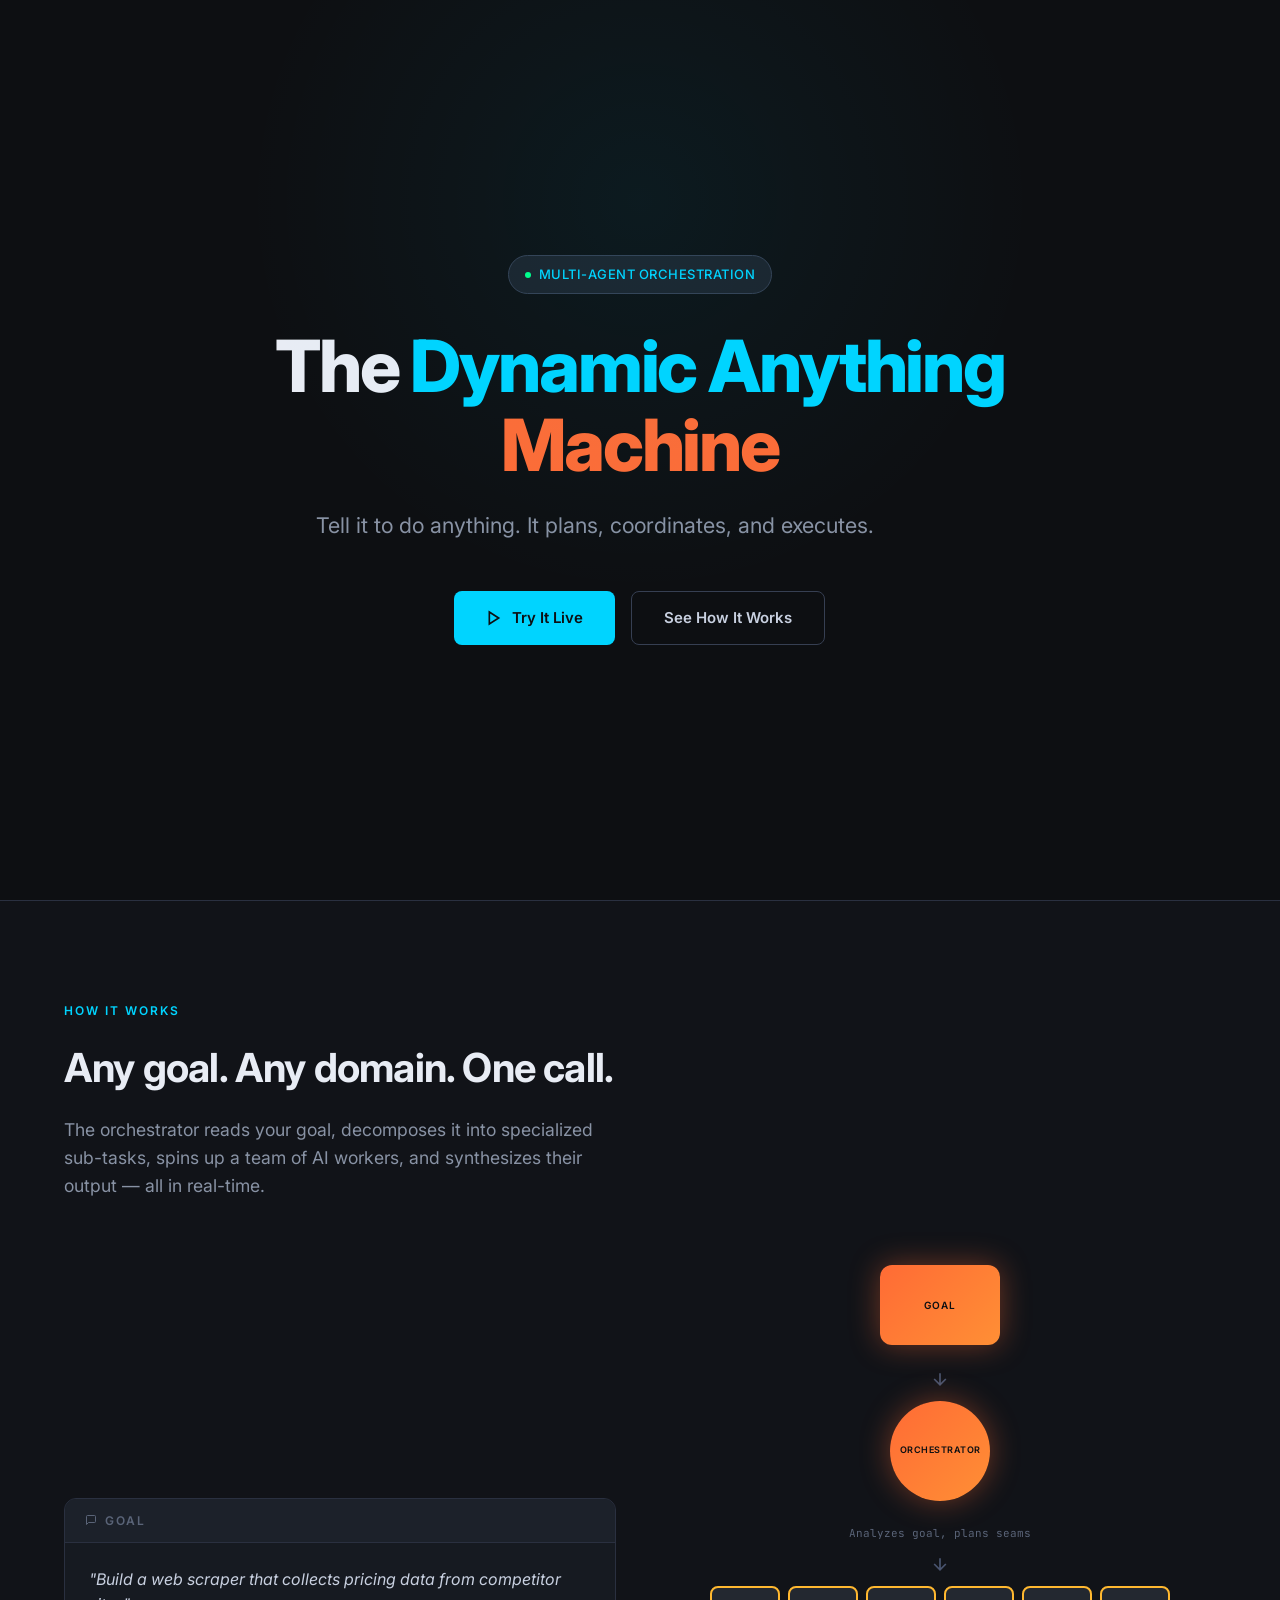
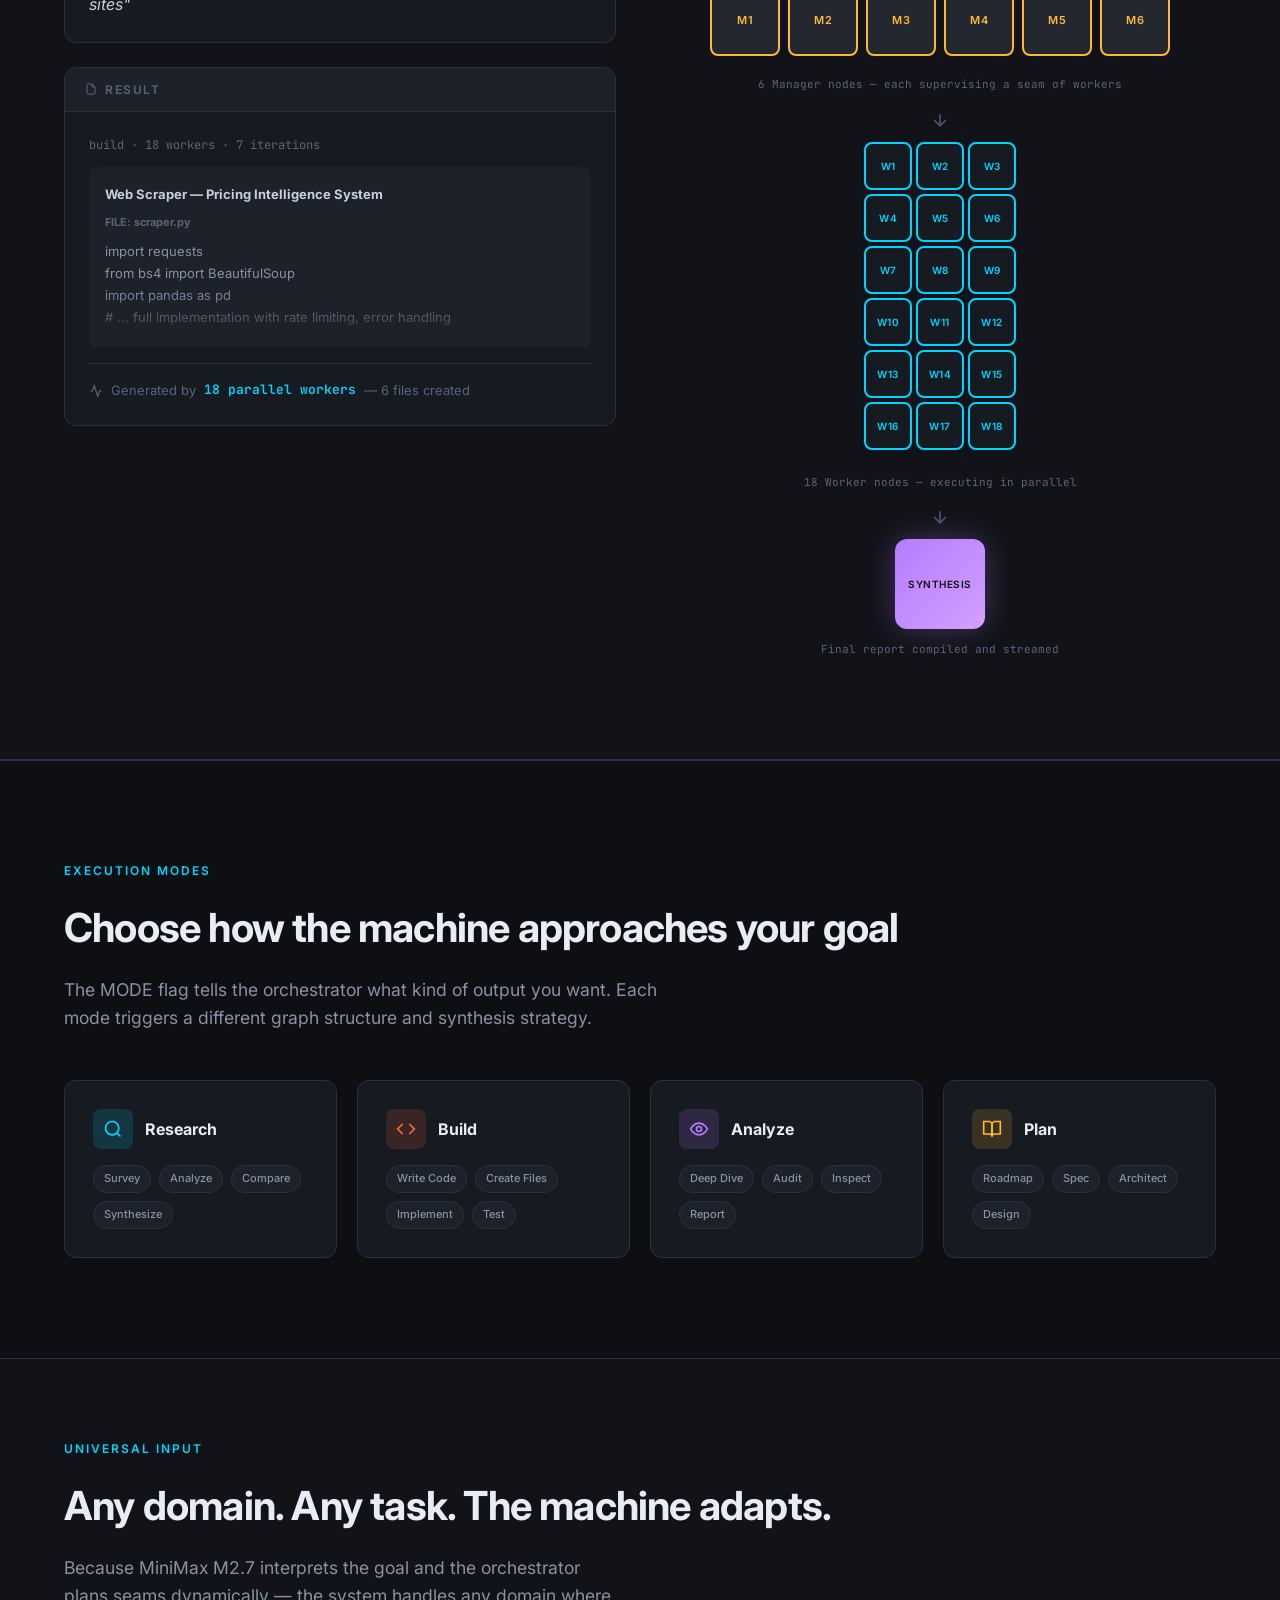
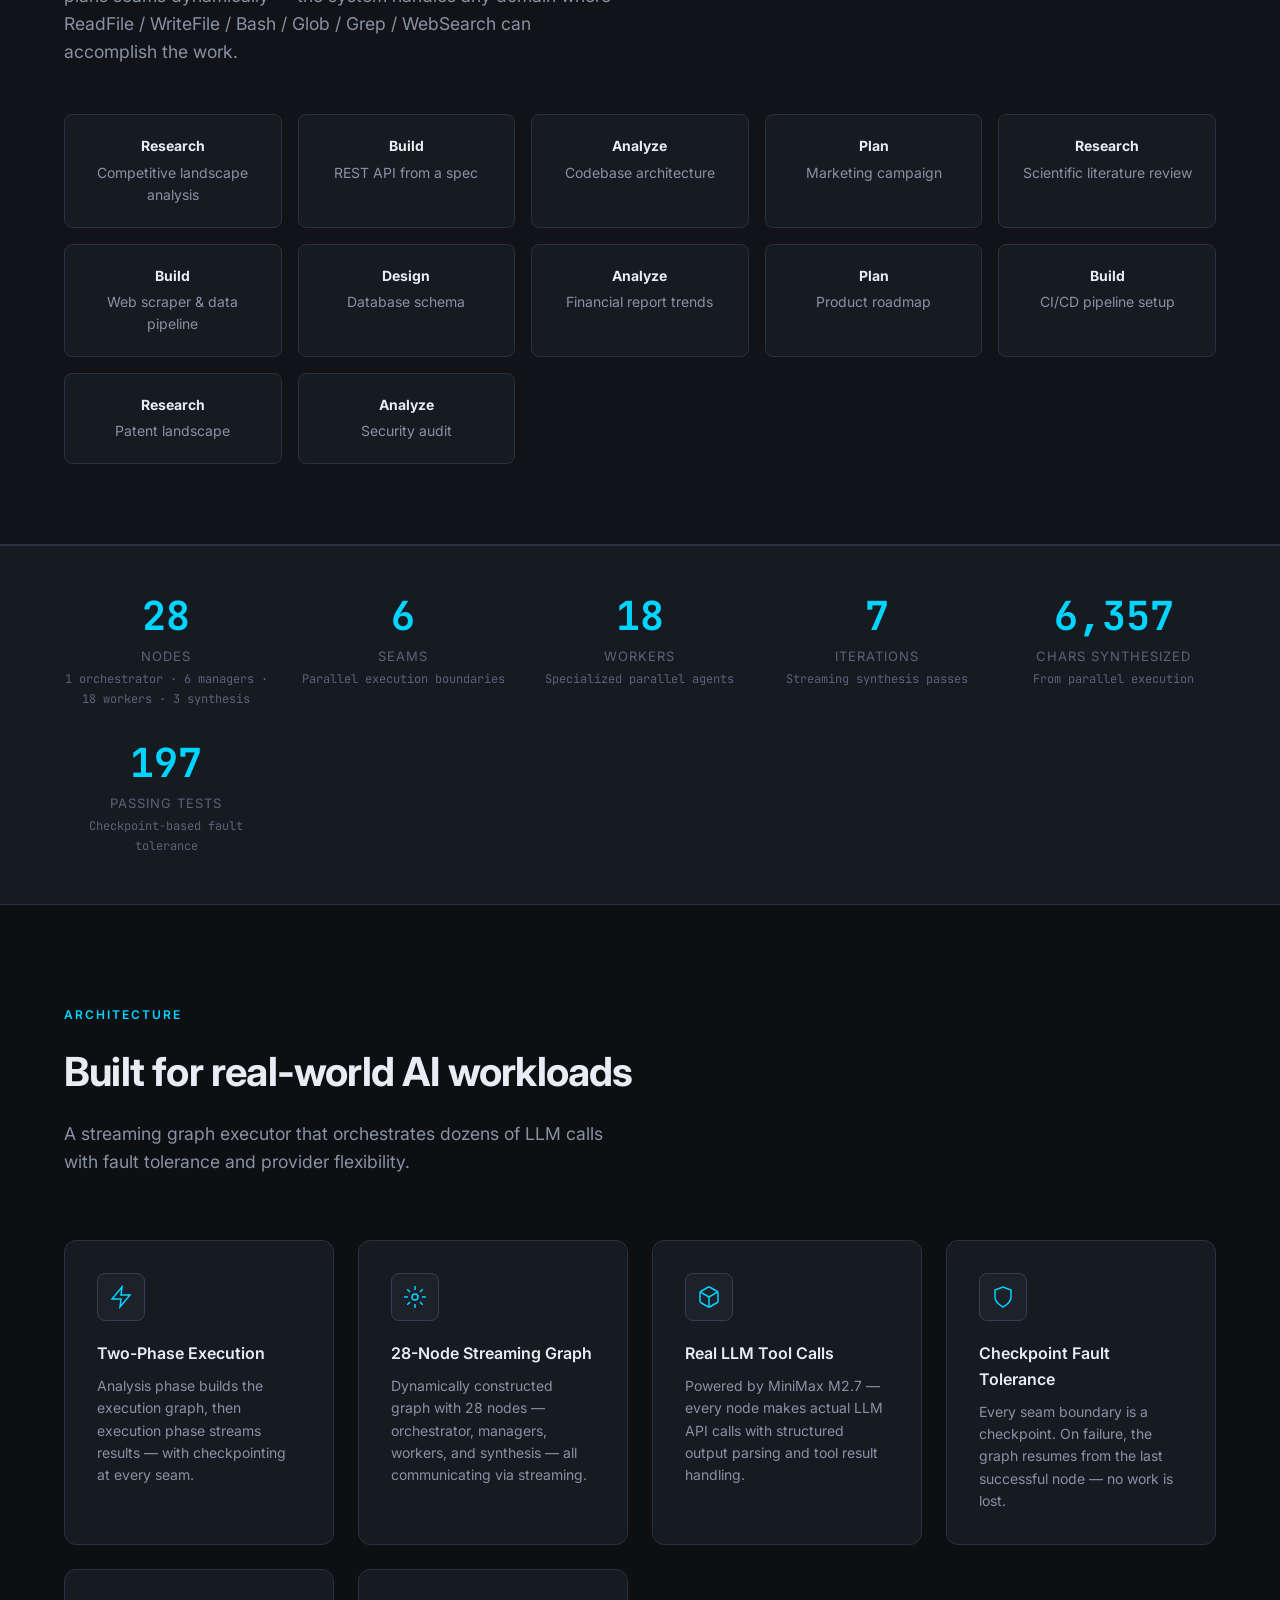
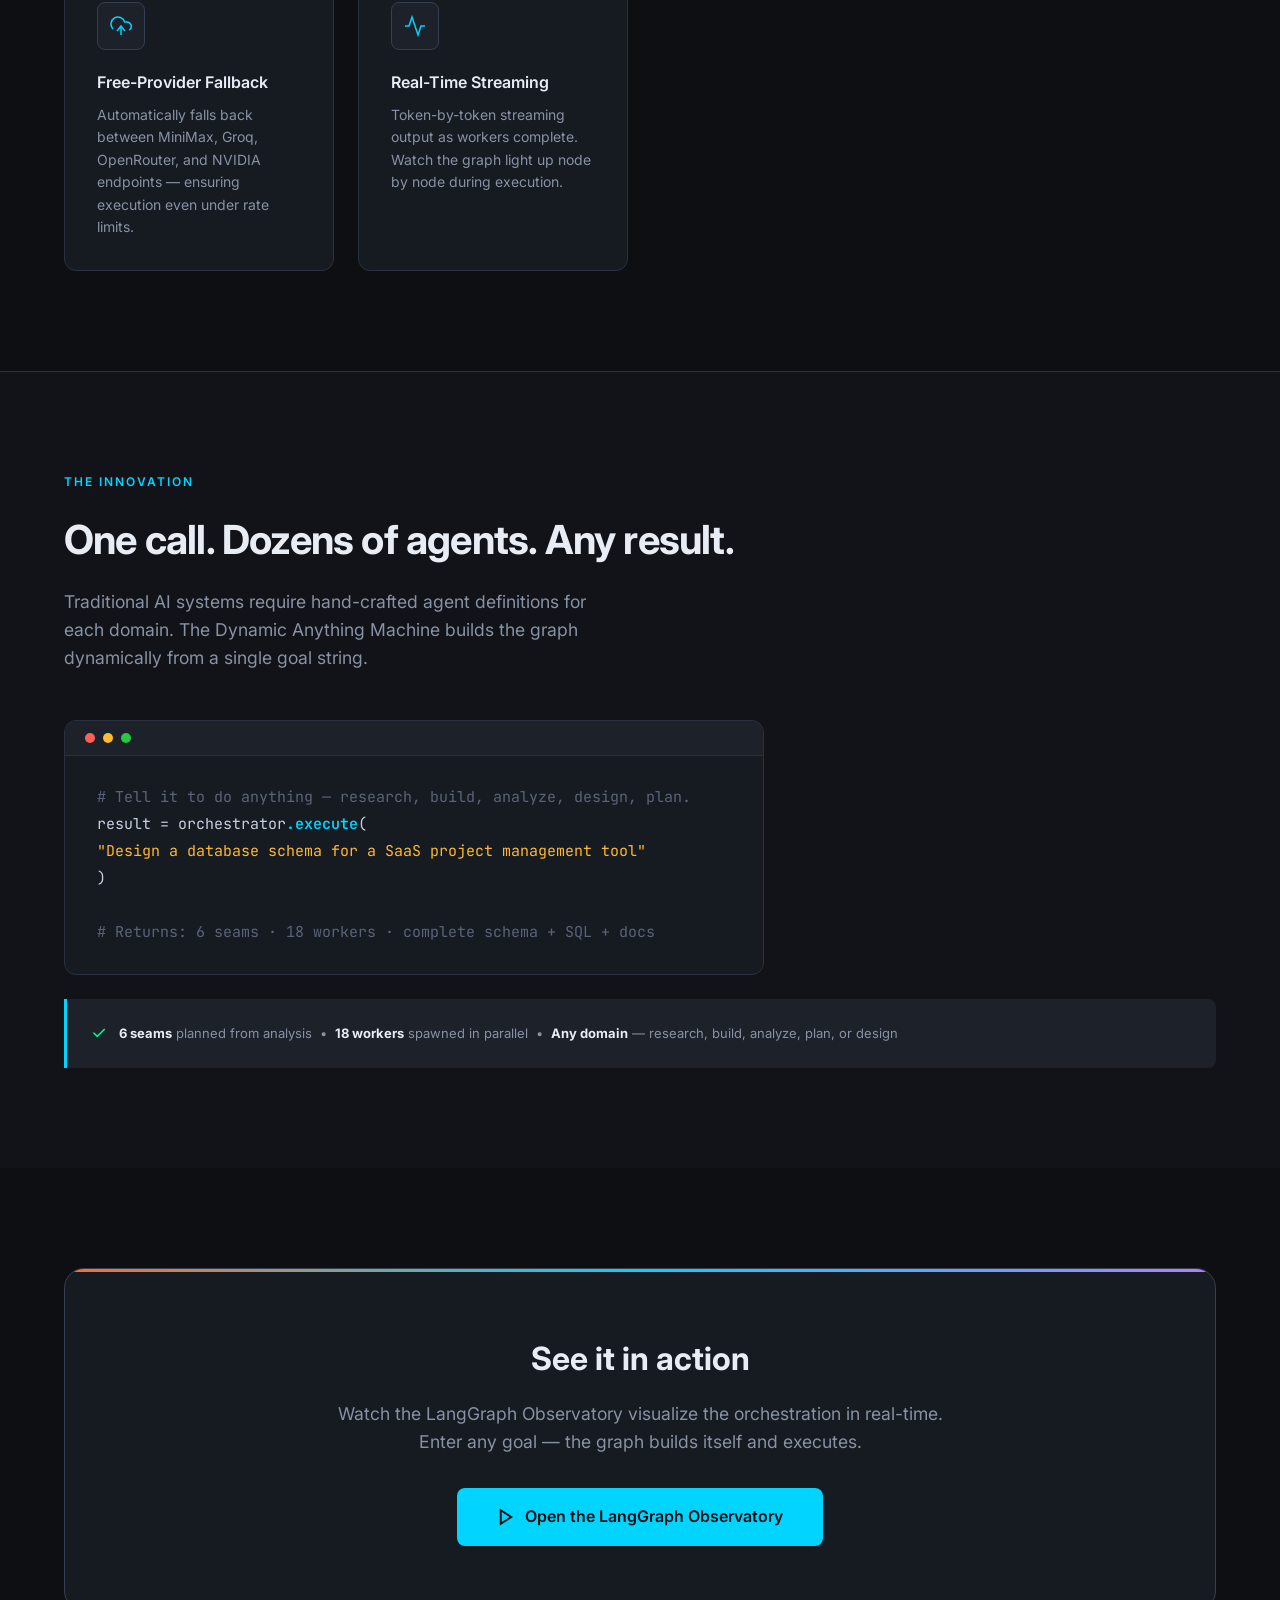
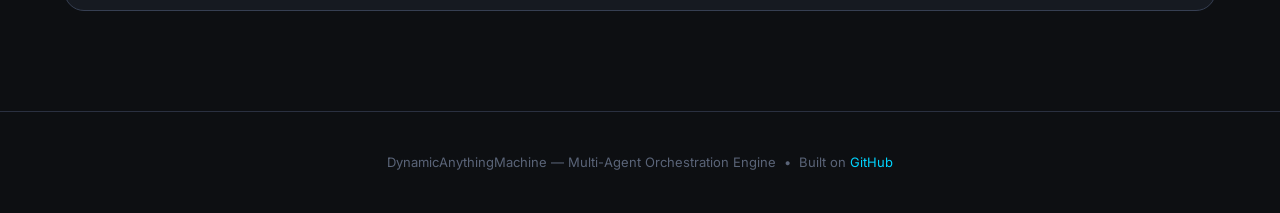
<file: dynamic-graph-compiler/web-demo/index-landing.html>
<!DOCTYPE html>
<html lang="en">
<head>
    <meta charset="UTF-8">
    <meta name="viewport" content="width=device-width, initial-scale=1.0">
    <title>DynamicAnythingMachine — Multi-Agent Orchestration Engine</title>
    <link rel="preconnect" href="https://fonts.googleapis.com">
    <link rel="preconnect" href="https://fonts.gstatic.com" crossorigin>
    <link href="https://fonts.googleapis.com/css2?family=JetBrains+Mono:wght@400;500;600;700&family=Inter:wght@400;500;600;700;800&display=swap" rel="stylesheet">
    <link rel="icon" href="data:image/svg+xml,<svg xmlns='http://www.w3.org/2000/svg' viewBox='0 0 100 100'><rect fill='%230d0f12' width='100' height='100' rx='20'/><circle cx='50' cy='50' r='25' fill='none' stroke='%2300d4ff' stroke-width='4'/><circle cx='50' cy='50' r='8' fill='%23ff6b35'/></svg>">
    <style>
        /* ============================================================
           CSS Variables — LangGraph Observatory Theme
           ============================================================ */
        :root {
            --bg-deep:        #0d0f12;
            --bg-primary:     #111318;
            --bg-secondary:   #161a21;
            --bg-tertiary:    #1c212a;
            --bg-elevated:    #232830;
            --border-subtle:  #2a3040;
            --border-default: #363f52;
            --border-bright:  #4a5570;
            --text-muted:     #5a6478;
            --text-secondary: #8892a4;
            --text-primary:   #c8d0e0;
            --text-bright:    #e8ecf4;
            --accent:         #00d4ff;
            --accent-dim:     #0099bb;
            --accent-glow:    rgba(0, 212, 255, 0.15);
            --accent-orange:  #ff6b35;
            --status-manager: #ffb830;
            --status-worker:  #00d4ff;
            --status-active:  #00ff88;
            --status-synthesis: #b57bff;
            --font-mono:      'JetBrains Mono', 'Fira Code', monospace;
            --font-ui:        'Inter', -apple-system, sans-serif;
            --radius-sm:  4px;
            --radius-md:  8px;
            --radius-lg:  12px;
            --radius-xl:  20px;
            --shadow-glow:  0 0 40px rgba(0, 212, 255, 0.12);
            --shadow-card:   0 8px 32px rgba(0, 0, 0, 0.4);
        }

        /* ============================================================
           Reset & Base
           ============================================================ */
        *, *::before, *::after { box-sizing: border-box; margin: 0; padding: 0; }
        html { font-size: 16px; scroll-behavior: smooth; }
        body {
            font-family: var(--font-ui);
            background: var(--bg-deep);
            color: var(--text-primary);
            min-height: 100vh;
            line-height: 1.6;
            overflow-x: hidden;
        }
        ::-webkit-scrollbar { width: 6px; }
        ::-webkit-scrollbar-track { background: var(--bg-secondary); }
        ::-webkit-scrollbar-thumb { background: var(--border-bright); border-radius: 3px; }
        ::selection { background: var(--accent); color: var(--bg-deep); }

        /* ============================================================
           Layout
           ============================================================ */
        .container { max-width: 1200px; margin: 0 auto; padding: 0 24px; }

        /* ============================================================
           Hero Section
           ============================================================ */
        .hero {
            min-height: 100vh;
            display: flex;
            flex-direction: column;
            justify-content: center;
            align-items: center;
            text-align: center;
            padding: 80px 24px;
            position: relative;
            overflow: hidden;
        }
        .hero::before {
            content: '';
            position: absolute;
            top: -200px;
            left: 50%;
            transform: translateX(-50%);
            width: 800px;
            height: 800px;
            background: radial-gradient(circle, rgba(0, 212, 255, 0.06) 0%, transparent 70%);
            pointer-events: none;
        }
        .hero-badge {
            display: inline-flex;
            align-items: center;
            gap: 8px;
            padding: 8px 16px;
            background: var(--bg-tertiary);
            border: 1px solid var(--border-default);
            border-radius: 100px;
            font-size: 13px;
            font-weight: 500;
            color: var(--accent);
            margin-bottom: 32px;
            letter-spacing: 0.5px;
            text-transform: uppercase;
        }
        .hero-badge-dot {
            width: 6px;
            height: 6px;
            background: var(--status-active);
            border-radius: 50%;
            animation: pulse 2s ease-in-out infinite;
        }
        @keyframes pulse {
            0%, 100% { opacity: 1; transform: scale(1); }
            50% { opacity: 0.5; transform: scale(1.3); }
        }
        .hero h1 {
            font-size: clamp(2.5rem, 6vw, 4.5rem);
            font-weight: 800;
            color: var(--text-bright);
            letter-spacing: -0.03em;
            line-height: 1.1;
            margin-bottom: 24px;
        }
        .hero h1 .accent { color: var(--accent); }
        .hero h1 .orange { color: var(--accent-orange); }
        .hero-tagline {
            font-size: clamp(1.1rem, 2.5vw, 1.35rem);
            color: var(--text-secondary);
            max-width: 640px;
            margin-bottom: 48px;
            font-weight: 400;
        }
        .hero-cta {
            display: flex;
            gap: 16px;
            flex-wrap: wrap;
            justify-content: center;
        }
        .btn-primary {
            display: inline-flex;
            align-items: center;
            gap: 10px;
            padding: 14px 32px;
            background: var(--accent);
            color: var(--bg-deep);
            font-family: var(--font-ui);
            font-size: 15px;
            font-weight: 600;
            border-radius: var(--radius-md);
            text-decoration: none;
            transition: all 0.2s ease;
            border: none;
            cursor: pointer;
        }
        .btn-primary:hover {
            background: var(--text-bright);
            transform: translateY(-2px);
            box-shadow: 0 8px 24px rgba(0, 212, 255, 0.3);
        }
        .btn-secondary {
            display: inline-flex;
            align-items: center;
            gap: 10px;
            padding: 14px 32px;
            background: transparent;
            color: var(--text-primary);
            font-family: var(--font-ui);
            font-size: 15px;
            font-weight: 600;
            border-radius: var(--radius-md);
            text-decoration: none;
            border: 1px solid var(--border-default);
            transition: all 0.2s ease;
            cursor: pointer;
        }
        .btn-secondary:hover {
            border-color: var(--accent);
            color: var(--accent);
        }

        /* ============================================================
           What It Does — Animated Demo Flow
           ============================================================ */
        .demo-section {
            padding: 100px 0;
            background: var(--bg-primary);
            border-top: 1px solid var(--border-subtle);
            border-bottom: 1px solid var(--border-subtle);
        }
        .section-label {
            display: block;
            font-size: 12px;
            font-weight: 600;
            text-transform: uppercase;
            letter-spacing: 2px;
            color: var(--accent);
            margin-bottom: 16px;
        }
        .section-title {
            font-size: clamp(1.8rem, 4vw, 2.5rem);
            font-weight: 700;
            color: var(--text-bright);
            margin-bottom: 16px;
            letter-spacing: -0.02em;
        }
        .section-subtitle {
            font-size: 1.1rem;
            color: var(--text-secondary);
            max-width: 560px;
        }
        .demo-showcase {
            display: grid;
            grid-template-columns: 1fr 1fr;
            gap: 48px;
            align-items: center;
            margin-top: 64px;
        }
        @media (max-width: 800px) {
            .demo-showcase { grid-template-columns: 1fr; }
        }

        /* Demo input/output cards */
        .demo-card {
            background: var(--bg-secondary);
            border: 1px solid var(--border-subtle);
            border-radius: var(--radius-lg);
            overflow: hidden;
        }
        .demo-card-header {
            padding: 12px 20px;
            background: var(--bg-tertiary);
            border-bottom: 1px solid var(--border-subtle);
            font-size: 12px;
            font-weight: 600;
            text-transform: uppercase;
            letter-spacing: 1.5px;
            color: var(--text-muted);
            display: flex;
            align-items: center;
            gap: 8px;
        }
        .demo-card-body { padding: 24px; }
        .demo-input-text {
            font-size: 1rem;
            color: var(--text-primary);
            font-style: italic;
        }
        .demo-output-meta {
            font-size: 12px;
            color: var(--text-muted);
            margin-bottom: 12px;
            font-family: var(--font-mono);
        }
        .demo-output-preview {
            background: var(--bg-tertiary);
            border-radius: var(--radius-md);
            padding: 16px;
            font-size: 13px;
            line-height: 1.7;
            color: var(--text-secondary);
            max-height: 180px;
            overflow: hidden;
            position: relative;
        }
        .demo-output-preview::after {
            content: '';
            position: absolute;
            bottom: 0;
            left: 0;
            right: 0;
            height: 60px;
            background: linear-gradient(transparent, var(--bg-tertiary));
        }
        .demo-output-stat {
            display: flex;
            align-items: center;
            gap: 8px;
            margin-top: 16px;
            padding-top: 16px;
            border-top: 1px solid var(--border-subtle);
            font-size: 13px;
            color: var(--text-muted);
        }
        .demo-output-stat .num {
            font-family: var(--font-mono);
            font-weight: 600;
            color: var(--accent);
        }

        /* Animated flow diagram */
        .flow-diagram {
            display: flex;
            flex-direction: column;
            gap: 8px;
        }
        .flow-row {
            display: flex;
            align-items: center;
            gap: 8px;
            justify-content: center;
        }
        .flow-node {
            display: flex;
            flex-direction: column;
            align-items: center;
            justify-content: center;
            border-radius: var(--radius-md);
            font-size: 11px;
            font-weight: 600;
            text-transform: uppercase;
            letter-spacing: 0.5px;
            transition: all 0.3s ease;
            position: relative;
        }
        .flow-node-orchestrator {
            width: 100px;
            height: 100px;
            background: linear-gradient(135deg, var(--accent-orange), #ff8f35);
            color: var(--bg-deep);
            border-radius: 50%;
            box-shadow: 0 0 30px rgba(255, 107, 53, 0.4);
        }
        .flow-node-manager {
            width: 70px;
            height: 70px;
            background: var(--bg-elevated);
            border: 2px solid var(--status-manager);
            color: var(--status-manager);
        }
        .flow-node-worker {
            width: 48px;
            height: 48px;
            background: var(--bg-secondary);
            border: 2px solid var(--accent);
            color: var(--accent);
            font-size: 10px;
        }
        .flow-node-synthesis {
            width: 90px;
            height: 90px;
            background: linear-gradient(135deg, var(--status-synthesis), #d4a0ff);
            color: var(--bg-deep);
            border-radius: var(--radius-lg);
            box-shadow: 0 0 30px rgba(181, 123, 255, 0.3);
        }
        .flow-arrow {
            color: var(--border-bright);
            font-size: 18px;
            flex-shrink: 0;
        }
        .flow-arrow.animate { animation: flowPulse 1.5s ease-in-out infinite; }
        @keyframes flowPulse {
            0%, 100% { opacity: 0.3; }
            50% { opacity: 1; color: var(--accent); }
        }
        .flow-managers {
            display: flex;
            gap: 8px;
            justify-content: center;
        }
        .flow-workers {
            display: flex;
            gap: 4px;
            flex-wrap: wrap;
            justify-content: center;
            max-width: 200px;
        }
        .flow-label {
            text-align: center;
            font-size: 11px;
            color: var(--text-muted);
            margin-top: 4px;
            font-family: var(--font-mono);
        }

        /* ============================================================
           Modes Section
           ============================================================ */
        .modes-section {
            padding: 100px 0;
            border-top: 1px solid var(--border-subtle);
        }
        .modes-intro {
            max-width: 600px;
            margin-bottom: 48px;
        }
        .modes-grid {
            display: grid;
            grid-template-columns: repeat(auto-fit, minmax(220px, 1fr));
            gap: 20px;
        }
        .mode-card {
            background: var(--bg-secondary);
            border: 1px solid var(--border-subtle);
            border-radius: var(--radius-lg);
            padding: 28px;
            transition: all 0.25s ease;
            cursor: default;
        }
        .mode-card:hover {
            border-color: var(--accent);
            transform: translateY(-3px);
            box-shadow: 0 0 20px var(--accent-glow);
        }
        .mode-card-header {
            display: flex;
            align-items: center;
            gap: 12px;
            margin-bottom: 16px;
        }
        .mode-card-icon {
            width: 40px;
            height: 40px;
            border-radius: var(--radius-md);
            display: flex;
            align-items: center;
            justify-content: center;
            font-size: 18px;
        }
        .mode-card-research .mode-card-icon { background: rgba(0, 212, 255, 0.15); color: var(--accent); }
        .mode-card-build .mode-card-icon   { background: rgba(255, 107, 53, 0.15); color: var(--accent-orange); }
        .mode-card-analyze .mode-card-icon { background: rgba(181, 123, 255, 0.15); color: var(--status-synthesis); }
        .mode-card-plan .mode-card-icon    { background: rgba(255, 184, 48, 0.15); color: var(--status-manager); }
        .mode-card-title {
            font-size: 1rem;
            font-weight: 700;
            color: var(--text-bright);
        }
        .mode-card-tags {
            display: flex;
            flex-wrap: wrap;
            gap: 8px;
        }
        .mode-tag {
            padding: 4px 10px;
            background: var(--bg-tertiary);
            border: 1px solid var(--border-subtle);
            border-radius: 100px;
            font-size: 11px;
            color: var(--text-secondary);
            font-weight: 500;
        }

        /* ============================================================
           Any-Domain Showcase
           ============================================================ */
        .any-domain-section {
            padding: 80px 0;
            background: var(--bg-primary);
            border-top: 1px solid var(--border-subtle);
            border-bottom: 1px solid var(--border-subtle);
        }
        .domain-grid {
            display: grid;
            grid-template-columns: repeat(auto-fit, minmax(180px, 1fr));
            gap: 16px;
            margin-top: 48px;
        }
        .domain-item {
            padding: 20px;
            background: var(--bg-secondary);
            border: 1px solid var(--border-subtle);
            border-radius: var(--radius-md);
            text-align: center;
            font-size: 14px;
            color: var(--text-secondary);
            transition: all 0.2s ease;
        }
        .domain-item:hover {
            border-color: var(--border-bright);
            color: var(--text-primary);
        }
        .domain-item strong { display: block; color: var(--text-bright); margin-bottom: 4px; }

        /* ============================================================
           Architecture Section
           ============================================================ */
        .architecture-section {
            padding: 100px 0;
        }
        .features-grid {
            display: grid;
            grid-template-columns: repeat(auto-fit, minmax(260px, 1fr));
            gap: 24px;
            margin-top: 64px;
        }
        .feature-card {
            background: var(--bg-secondary);
            border: 1px solid var(--border-subtle);
            border-radius: var(--radius-lg);
            padding: 32px;
            transition: all 0.25s ease;
            position: relative;
            overflow: hidden;
        }
        .feature-card::before {
            content: '';
            position: absolute;
            top: 0;
            left: 0;
            right: 0;
            height: 2px;
            background: linear-gradient(90deg, var(--accent), transparent);
            opacity: 0;
            transition: opacity 0.25s ease;
        }
        .feature-card:hover {
            border-color: var(--border-default);
            transform: translateY(-4px);
            box-shadow: var(--shadow-card);
        }
        .feature-card:hover::before { opacity: 1; }
        .feature-icon {
            width: 48px;
            height: 48px;
            display: flex;
            align-items: center;
            justify-content: center;
            background: var(--bg-tertiary);
            border: 1px solid var(--border-default);
            border-radius: var(--radius-md);
            margin-bottom: 20px;
        }
        .feature-icon svg { width: 24px; height: 24px; stroke: var(--accent); fill: none; }
        .feature-title {
            font-size: 1rem;
            font-weight: 600;
            color: var(--text-bright);
            margin-bottom: 8px;
        }
        .feature-desc {
            font-size: 14px;
            color: var(--text-secondary);
            line-height: 1.6;
        }

        /* ============================================================
           Metrics Bar
           ============================================================ */
        .metrics-bar {
            background: var(--bg-secondary);
            border-top: 1px solid var(--border-subtle);
            border-bottom: 1px solid var(--border-subtle);
            padding: 48px 0;
        }
        .metrics-grid {
            display: grid;
            grid-template-columns: repeat(auto-fit, minmax(200px, 1fr));
            gap: 32px;
            text-align: center;
        }
        .metric-item {}
        .metric-value {
            font-family: var(--font-mono);
            font-size: 2.5rem;
            font-weight: 700;
            color: var(--accent);
            line-height: 1.1;
        }
        .metric-label {
            font-size: 13px;
            color: var(--text-muted);
            margin-top: 8px;
            text-transform: uppercase;
            letter-spacing: 1px;
        }
        .metric-sub {
            font-size: 12px;
            color: var(--text-muted);
            margin-top: 4px;
            font-family: var(--font-mono);
        }

        /* ============================================================
           Code Snippet
           ============================================================ */
        .code-section {
            padding: 100px 0;
            background: var(--bg-primary);
            border-top: 1px solid var(--border-subtle);
        }
        .code-showcase {
            margin-top: 48px;
            position: relative;
        }
        .code-window {
            background: var(--bg-secondary);
            border: 1px solid var(--border-subtle);
            border-radius: var(--radius-lg);
            overflow: hidden;
            max-width: 700px;
        }
        .code-window-bar {
            display: flex;
            align-items: center;
            gap: 8px;
            padding: 12px 20px;
            background: var(--bg-tertiary);
            border-bottom: 1px solid var(--border-subtle);
        }
        .code-dot {
            width: 10px;
            height: 10px;
            border-radius: 50%;
        }
        .code-dot-red { background: #ff5f57; }
        .code-dot-yellow { background: #febc2e; }
        .code-dot-green { background: #28c840; }
        .code-window-body {
            padding: 28px 32px;
            font-family: var(--font-mono);
            font-size: 15px;
            line-height: 1.8;
        }
        .code-line { display: block; }
        .code-line-comment { color: var(--text-muted); }
        .code-line-code { color: var(--text-primary); }
        .code-highlight { color: var(--accent); font-weight: 600; }
        .code-string { color: var(--status-manager); }
        .code-result {
            margin-top: 24px;
            padding: 20px 24px;
            background: var(--bg-tertiary);
            border-left: 3px solid var(--accent);
            border-radius: 0 var(--radius-md) var(--radius-md) 0;
            font-size: 13px;
            color: var(--text-secondary);
            display: flex;
            align-items: center;
            gap: 12px;
        }
        .code-result-icon { color: var(--status-active); font-size: 18px; }
        .code-result-text strong { color: var(--text-bright); }

        /* ============================================================
           Live Demo CTA
           ============================================================ */
        .live-demo-section {
            padding: 100px 0;
            text-align: center;
        }
        .live-demo-box {
            background: var(--bg-secondary);
            border: 1px solid var(--border-default);
            border-radius: var(--radius-xl);
            padding: 64px 48px;
            position: relative;
            overflow: hidden;
        }
        .live-demo-box::before {
            content: '';
            position: absolute;
            top: 0;
            left: 0;
            right: 0;
            height: 3px;
            background: linear-gradient(90deg, var(--accent-orange), var(--accent), var(--status-synthesis));
        }
        .live-demo-title {
            font-size: 2rem;
            font-weight: 700;
            color: var(--text-bright);
            margin-bottom: 16px;
        }
        .live-demo-desc {
            font-size: 1.1rem;
            color: var(--text-secondary);
            margin-bottom: 32px;
        }

        /* ============================================================
           Footer
           ============================================================ */
        .footer {
            border-top: 1px solid var(--border-subtle);
            padding: 40px 0;
            text-align: center;
            font-size: 13px;
            color: var(--text-muted);
        }
        .footer a { color: var(--accent); text-decoration: none; }
        .footer a:hover { text-decoration: underline; }
    </style>
</head>
<body>

    <!-- ============================================================
         Hero
         ============================================================ -->
    <section class="hero">
        <div class="container">
            <div class="hero-badge">
                <span class="hero-badge-dot"></span>
                Multi-Agent Orchestration
            </div>
            <h1>
                The <span class="accent">Dynamic Anything</span><br>
                <span class="orange">Machine</span>
            </h1>
            <p class="hero-tagline">
                Tell it to do anything. It plans, coordinates, and executes.
            </p>
            <div class="hero-cta">
                <a href="#live-demo" class="btn-primary">
                    <svg width="16" height="16" viewBox="0 0 24 24" fill="none" stroke="currentColor" stroke-width="2.5">
                        <polygon points="5,3 19,12 5,21"/>
                    </svg>
                    Try It Live
                </a>
                <a href="#architecture" class="btn-secondary">
                    See How It Works
                </a>
            </div>
        </div>
    </section>

    <!-- ============================================================
         What It Does — Animated Demo
         ============================================================ -->
    <section class="demo-section" id="what-it-does">
        <div class="container">
            <span class="section-label">How It Works</span>
            <h2 class="section-title">Any goal. Any domain. One call.</h2>
            <p class="section-subtitle">
                The orchestrator reads your goal, decomposes it into specialized sub-tasks,
                spins up a team of AI workers, and synthesizes their output — all in real-time.
            </p>

            <div class="demo-showcase">
                <!-- Left: Input / Output cards -->
                <div>
                    <div class="demo-card" style="margin-bottom: 24px;">
                        <div class="demo-card-header">
                            <svg width="12" height="12" viewBox="0 0 24 24" fill="none" stroke="currentColor" stroke-width="2">
                                <path d="M21 15a2 2 0 01-2 2H7l-4 4V5a2 2 0 012-2h14a2 2 0 012 2z"/>
                            </svg>
                            Goal
                        </div>
                        <div class="demo-card-body">
                            <p class="demo-input-text">
                                "Build a web scraper that collects pricing data from competitor sites"
                            </p>
                        </div>
                    </div>
                    <div class="demo-card">
                        <div class="demo-card-header">
                            <svg width="12" height="12" viewBox="0 0 24 24" fill="none" stroke="currentColor" stroke-width="2">
                                <path d="M14 2H6a2 2 0 00-2 2v16a2 2 0 002 2h12a2 2 0 002-2V8z"/>
                                <polyline points="14,2 14,8 20,8"/>
                            </svg>
                            Result
                        </div>
                        <div class="demo-card-body">
                            <div class="demo-output-meta">build · 18 workers · 7 iterations</div>
                            <div class="demo-output-preview">
                                <strong style="color: var(--text-primary); display: block; margin-bottom: 8px;">Web Scraper — Pricing Intelligence System</strong>
                                <strong style="color: var(--text-muted); font-size: 11px; display: block; margin-bottom: 8px;">FILE: scraper.py</strong>
                                import requests<br>
                                from bs4 import BeautifulSoup<br>
                                import pandas as pd<br>
                                # ... full implementation with rate limiting, error handling
                                <br><br>
                                <strong style="color: var(--text-muted); font-size: 11px; display: block; margin-bottom: 8px;">FILE: competitor_tracker.py</strong>
                                class CompetitorTracker:<br>
&nbsp;&nbsp;&nbsp;&nbsp;def __init__(self, urls):<br>
&nbsp;&nbsp;&nbsp;&nbsp;&nbsp;&nbsp;&nbsp;&nbsp;self.urls = urls<br>
&nbsp;&nbsp;&nbsp;&nbsp;&nbsp;&nbsp;&nbsp;&nbsp;self.prices = {}<br>
                                <br><br>
                                <strong style="color: var(--text-muted); font-size: 11px; display: block;">OUTPUT: prices.csv — 1,247 rows synced</strong>
                            </div>
                            <div class="demo-output-stat">
                                <svg width="14" height="14" viewBox="0 0 24 24" fill="none" stroke="currentColor" stroke-width="2">
                                    <polyline points="22,12 18,12 15,21 9,3 6,12 2,12"/>
                                </svg>
                                <span>Generated by</span>
                                <span class="num">18 parallel workers</span>
                                <span>— 6 files created</span>
                            </div>
                        </div>
                    </div>
                </div>

                <!-- Right: Animated flow diagram -->
                <div>
                    <div class="flow-diagram">
                        <!-- Goal in -->
                        <div class="flow-row" style="margin-bottom: 16px;">
                            <div class="flow-node flow-node-orchestrator" style="width: 120px; height: 80px; border-radius: 12px;">
                                <span style="font-size: 10px; text-transform: uppercase; letter-spacing: 1px;">Goal</span>
                            </div>
                        </div>
                        <div class="flow-row" style="margin-bottom: 4px;">
                            <svg class="flow-arrow animate" width="20" height="20" viewBox="0 0 24 24" fill="none" stroke="currentColor" stroke-width="2"><path d="M12 5v14M5 12l7 7 7-7"/></svg>
                        </div>
                        <div class="flow-row" style="margin-bottom: 4px;">
                            <div class="flow-node flow-node-orchestrator" style="margin-bottom: 8px;">
                                <span style="font-size: 9px; text-transform: uppercase; letter-spacing: 0.5px;">Orchestrator</span>
                            </div>
                        </div>
                        <div class="flow-row" style="margin-bottom: 4px;">
                            <div class="flow-label">Analyzes goal, plans seams</div>
                        </div>
                        <div class="flow-row" style="margin-bottom: 4px;">
                            <svg class="flow-arrow animate" width="20" height="20" viewBox="0 0 24 24" fill="none" stroke="currentColor" stroke-width="2"><path d="M12 5v14M5 12l7 7 7-7"/></svg>
                        </div>
                        <!-- Managers -->
                        <div class="flow-row" style="margin-bottom: 8px;">
                            <div class="flow-managers">
                                <div class="flow-node flow-node-manager">M1</div>
                                <div class="flow-node flow-node-manager">M2</div>
                                <div class="flow-node flow-node-manager">M3</div>
                                <div class="flow-node flow-node-manager">M4</div>
                                <div class="flow-node flow-node-manager">M5</div>
                                <div class="flow-node flow-node-manager">M6</div>
                            </div>
                        </div>
                        <div class="flow-row" style="margin-bottom: 8px;">
                            <div class="flow-label">6 Manager nodes — each supervising a seam of workers</div>
                        </div>
                        <div class="flow-row" style="margin-bottom: 4px;">
                            <svg class="flow-arrow animate" width="20" height="20" viewBox="0 0 24 24" fill="none" stroke="currentColor" stroke-width="2"><path d="M12 5v14M5 12l7 7 7-7"/></svg>
                        </div>
                        <!-- Workers -->
                        <div class="flow-row" style="margin-bottom: 12px;">
                            <div class="flow-workers">
                                <div class="flow-node flow-node-worker">W1</div>
                                <div class="flow-node flow-node-worker">W2</div>
                                <div class="flow-node flow-node-worker">W3</div>
                                <div class="flow-node flow-node-worker">W4</div>
                                <div class="flow-node flow-node-worker">W5</div>
                                <div class="flow-node flow-node-worker">W6</div>
                                <div class="flow-node flow-node-worker">W7</div>
                                <div class="flow-node flow-node-worker">W8</div>
                                <div class="flow-node flow-node-worker">W9</div>
                                <div class="flow-node flow-node-worker">W10</div>
                                <div class="flow-node flow-node-worker">W11</div>
                                <div class="flow-node flow-node-worker">W12</div>
                                <div class="flow-node flow-node-worker">W13</div>
                                <div class="flow-node flow-node-worker">W14</div>
                                <div class="flow-node flow-node-worker">W15</div>
                                <div class="flow-node flow-node-worker">W16</div>
                                <div class="flow-node flow-node-worker">W17</div>
                                <div class="flow-node flow-node-worker">W18</div>
                            </div>
                        </div>
                        <div class="flow-row" style="margin-bottom: 8px;">
                            <div class="flow-label">18 Worker nodes — executing in parallel</div>
                        </div>
                        <div class="flow-row" style="margin-bottom: 4px;">
                            <svg class="flow-arrow animate" width="20" height="20" viewBox="0 0 24 24" fill="none" stroke="currentColor" stroke-width="2"><path d="M12 5v14M5 12l7 7 7-7"/></svg>
                        </div>
                        <!-- Synthesis -->
                        <div class="flow-row">
                            <div class="flow-node flow-node-synthesis">
                                <span style="font-size: 10px; text-transform: uppercase; letter-spacing: 0.5px;">Synthesis</span>
                            </div>
                        </div>
                        <div class="flow-row">
                            <div class="flow-label">Final report compiled and streamed</div>
                        </div>
                    </div>
                </div>
            </div>
        </div>
    </section>

    <!-- ============================================================
         Modes Section
         ============================================================ -->
    <section class="modes-section" id="modes">
        <div class="container">
            <span class="section-label">Execution Modes</span>
            <h2 class="section-title">Choose how the machine approaches your goal</h2>
            <p class="section-subtitle modes-intro">
                The MODE flag tells the orchestrator what kind of output you want.
                Each mode triggers a different graph structure and synthesis strategy.
            </p>

            <div class="modes-grid">
                <div class="mode-card mode-card-research">
                    <div class="mode-card-header">
                        <div class="mode-card-icon">
                            <svg width="20" height="20" viewBox="0 0 24 24" fill="none" stroke="currentColor" stroke-width="2">
                                <circle cx="11" cy="11" r="8"/><path d="M21 21l-4.35-4.35"/>
                            </svg>
                        </div>
                        <div class="mode-card-title">Research</div>
                    </div>
                    <div class="mode-card-tags">
                        <span class="mode-tag">Survey</span>
                        <span class="mode-tag">Analyze</span>
                        <span class="mode-tag">Compare</span>
                        <span class="mode-tag">Synthesize</span>
                    </div>
                </div>
                <div class="mode-card mode-card-build">
                    <div class="mode-card-header">
                        <div class="mode-card-icon">
                            <svg width="20" height="20" viewBox="0 0 24 24" fill="none" stroke="currentColor" stroke-width="2">
                                <polyline points="16,18 22,12 16,6"/><polyline points="8,6 2,12 8,18"/>
                            </svg>
                        </div>
                        <div class="mode-card-title">Build</div>
                    </div>
                    <div class="mode-card-tags">
                        <span class="mode-tag">Write Code</span>
                        <span class="mode-tag">Create Files</span>
                        <span class="mode-tag">Implement</span>
                        <span class="mode-tag">Test</span>
                    </div>
                </div>
                <div class="mode-card mode-card-analyze">
                    <div class="mode-card-header">
                        <div class="mode-card-icon">
                            <svg width="20" height="20" viewBox="0 0 24 24" fill="none" stroke="currentColor" stroke-width="2">
                                <path d="M2 12s3-7 10-7 10 7 10 7-3 7-10 7-10-7-10-7z"/><circle cx="12" cy="12" r="3"/>
                            </svg>
                        </div>
                        <div class="mode-card-title">Analyze</div>
                    </div>
                    <div class="mode-card-tags">
                        <span class="mode-tag">Deep Dive</span>
                        <span class="mode-tag">Audit</span>
                        <span class="mode-tag">Inspect</span>
                        <span class="mode-tag">Report</span>
                    </div>
                </div>
                <div class="mode-card mode-card-plan">
                    <div class="mode-card-header">
                        <div class="mode-card-icon">
                            <svg width="20" height="20" viewBox="0 0 24 24" fill="none" stroke="currentColor" stroke-width="2">
                                <path d="M2 3h6a4 4 0 014 4v14a3 3 0 00-3-3H2z"/><path d="M22 3h-6a4 4 0 00-4 4v14a3 3 0 013-3h7z"/>
                            </svg>
                        </div>
                        <div class="mode-card-title">Plan</div>
                    </div>
                    <div class="mode-card-tags">
                        <span class="mode-tag">Roadmap</span>
                        <span class="mode-tag">Spec</span>
                        <span class="mode-tag">Architect</span>
                        <span class="mode-tag">Design</span>
                    </div>
                </div>
            </div>
        </div>
    </section>

    <!-- ============================================================
         Any-Domain Showcase
         ============================================================ -->
    <section class="any-domain-section">
        <div class="container">
            <span class="section-label">Universal Input</span>
            <h2 class="section-title">Any domain. Any task. The machine adapts.</h2>
            <p class="section-subtitle">
                Because MiniMax M2.7 interprets the goal and the orchestrator plans seams dynamically —
                the system handles any domain where ReadFile / WriteFile / Bash / Glob / Grep / WebSearch can accomplish the work.
            </p>

            <div class="domain-grid">
                <div class="domain-item"><strong>Research</strong>Competitive landscape analysis</div>
                <div class="domain-item"><strong>Build</strong>REST API from a spec</div>
                <div class="domain-item"><strong>Analyze</strong>Codebase architecture</div>
                <div class="domain-item"><strong>Plan</strong>Marketing campaign</div>
                <div class="domain-item"><strong>Research</strong>Scientific literature review</div>
                <div class="domain-item"><strong>Build</strong>Web scraper &amp; data pipeline</div>
                <div class="domain-item"><strong>Design</strong>Database schema</div>
                <div class="domain-item"><strong>Analyze</strong>Financial report trends</div>
                <div class="domain-item"><strong>Plan</strong>Product roadmap</div>
                <div class="domain-item"><strong>Build</strong>CI/CD pipeline setup</div>
                <div class="domain-item"><strong>Research</strong>Patent landscape</div>
                <div class="domain-item"><strong>Analyze</strong>Security audit</div>
            </div>
        </div>
    </section>

    <!-- ============================================================
         Metrics Bar
         ============================================================ -->
    <section class="metrics-bar">
        <div class="container">
            <div class="metrics-grid">
                <div class="metric-item">
                    <div class="metric-value">28</div>
                    <div class="metric-label">Nodes</div>
                    <div class="metric-sub">1 orchestrator · 6 managers · 18 workers · 3 synthesis</div>
                </div>
                <div class="metric-item">
                    <div class="metric-value">6</div>
                    <div class="metric-label">Seams</div>
                    <div class="metric-sub">Parallel execution boundaries</div>
                </div>
                <div class="metric-item">
                    <div class="metric-value">18</div>
                    <div class="metric-label">Workers</div>
                    <div class="metric-sub">Specialized parallel agents</div>
                </div>
                <div class="metric-item">
                    <div class="metric-value">7</div>
                    <div class="metric-label">Iterations</div>
                    <div class="metric-sub">Streaming synthesis passes</div>
                </div>
                <div class="metric-item">
                    <div class="metric-value">6,357</div>
                    <div class="metric-label">Chars Synthesized</div>
                    <div class="metric-sub">From parallel execution</div>
                </div>
                <div class="metric-item">
                    <div class="metric-value">197</div>
                    <div class="metric-label">Passing Tests</div>
                    <div class="metric-sub">Checkpoint-based fault tolerance</div>
                </div>
            </div>
        </div>
    </section>

    <!-- ============================================================
         Architecture Section
         ============================================================ -->
    <section class="architecture-section" id="architecture">
        <div class="container">
            <span class="section-label">Architecture</span>
            <h2 class="section-title">Built for real-world AI workloads</h2>
            <p class="section-subtitle">
                A streaming graph executor that orchestrates dozens of LLM calls
                with fault tolerance and provider flexibility.
            </p>

            <div class="features-grid">
                <!-- Feature 1 -->
                <div class="feature-card">
                    <div class="feature-icon">
                        <svg viewBox="0 0 24 24" stroke-width="1.5">
                            <path d="M13 2L3 14h9l-1 8 10-12h-9l1-8z"/>
                        </svg>
                    </div>
                    <div class="feature-title">Two-Phase Execution</div>
                    <div class="feature-desc">
                        Analysis phase builds the execution graph, then execution
                        phase streams results — with checkpointing at every seam.
                    </div>
                </div>
                <!-- Feature 2 -->
                <div class="feature-card">
                    <div class="feature-icon">
                        <svg viewBox="0 0 24 24" stroke-width="1.5">
                            <circle cx="12" cy="12" r="3"/>
                            <path d="M12 1v4M12 19v4M4.22 4.22l2.83 2.83M16.95 16.95l2.83 2.83M1 12h4M19 12h4M4.22 19.78l2.83-2.83M16.95 7.05l2.83-2.83"/>
                        </svg>
                    </div>
                    <div class="feature-title">28-Node Streaming Graph</div>
                    <div class="feature-desc">
                        Dynamically constructed graph with 28 nodes — orchestrator,
                        managers, workers, and synthesis — all communicating via streaming.
                    </div>
                </div>
                <!-- Feature 3 -->
                <div class="feature-card">
                    <div class="feature-icon">
                        <svg viewBox="0 0 24 24" stroke-width="1.5">
                            <path d="M21 16V8a2 2 0 00-1-1.73l-7-4a2 2 0 00-2 0l-7 4A2 2 0 003 8v8a2 2 0 001 1.73l7 4a2 2 0 002 0l7-4A2 2 0 0021 16z"/>
                            <polyline points="3.27,6.96 12,12.01 20.73,6.96"/>
                            <line x1="12" y1="22.08" x2="12" y2="12"/>
                        </svg>
                    </div>
                    <div class="feature-title">Real LLM Tool Calls</div>
                    <div class="feature-desc">
                        Powered by MiniMax M2.7 — every node makes actual LLM API calls
                        with structured output parsing and tool result handling.
                    </div>
                </div>
                <!-- Feature 4 -->
                <div class="feature-card">
                    <div class="feature-icon">
                        <svg viewBox="0 0 24 24" stroke-width="1.5">
                            <path d="M12 22s8-4 8-10V5l-8-3-8 3v7c0 6 8 10 8 10z"/>
                        </svg>
                    </div>
                    <div class="feature-title">Checkpoint Fault Tolerance</div>
                    <div class="feature-desc">
                        Every seam boundary is a checkpoint. On failure, the graph
                        resumes from the last successful node — no work is lost.
                    </div>
                </div>
                <!-- Feature 5 -->
                <div class="feature-card">
                    <div class="feature-icon">
                        <svg viewBox="0 0 24 24" stroke-width="1.5">
                            <path d="M4 14.899A7 7 0 1115.71 8h1.79a4.5 4.5 0 012.738 8.242"/>
                            <path d="M12 12v9"/>
                            <path d="M8 17l4-5 4 5"/>
                        </svg>
                    </div>
                    <div class="feature-title">Free-Provider Fallback</div>
                    <div class="feature-desc">
                        Automatically falls back between MiniMax, Groq, OpenRouter,
                        and NVIDIA endpoints — ensuring execution even under rate limits.
                    </div>
                </div>
                <!-- Feature 6 -->
                <div class="feature-card">
                    <div class="feature-icon">
                        <svg viewBox="0 0 24 24" stroke-width="1.5">
                            <polyline points="22,12 18,12 15,21 9,3 6,12 2,12"/>
                        </svg>
                    </div>
                    <div class="feature-title">Real-Time Streaming</div>
                    <div class="feature-desc">
                        Token-by-token streaming output as workers complete.
                        Watch the graph light up node by node during execution.
                    </div>
                </div>
            </div>
        </div>
    </section>

    <!-- ============================================================
         Code Snippet
         ============================================================ -->
    <section class="code-section" id="code">
        <div class="container">
            <span class="section-label">The Innovation</span>
            <h2 class="section-title">One call. Dozens of agents. Any result.</h2>
            <p class="section-subtitle">
                Traditional AI systems require hand-crafted agent definitions for each domain.
                The Dynamic Anything Machine builds the graph dynamically from a single goal string.
            </p>

            <div class="code-showcase">
                <div class="code-window">
                    <div class="code-window-bar">
                        <div class="code-dot code-dot-red"></div>
                        <div class="code-dot code-dot-yellow"></div>
                        <div class="code-dot code-dot-green"></div>
                    </div>
                    <div class="code-window-body">
<span class="code-line code-line-comment"># Tell it to do anything — research, build, analyze, design, plan.</span>
<span class="code-line">
<span class="code-line-code">result = </span>orchestrator<span class="code-highlight">.execute</span>(
</span>
<span class="code-line">    <span class="code-string">"Design a database schema for a SaaS project management tool"</span>
</span>
<span class="code-line">)</span>
<span class="code-line">&nbsp;</span>
<span class="code-line code-line-comment"># Returns: 6 seams · 18 workers · complete schema + SQL + docs</span>
                    </div>
                </div>
                <div class="code-result">
                    <span class="code-result-icon">&#10003;</span>
                    <span class="code-result-text">
                        <strong>6 seams</strong> planned from analysis &nbsp;&bull;&nbsp;
                        <strong>18 workers</strong> spawned in parallel &nbsp;&bull;&nbsp;
                        <strong>Any domain</strong> — research, build, analyze, plan, or design
                    </span>
                </div>
            </div>
        </div>
    </section>

    <!-- ============================================================
         Live Demo CTA
         ============================================================ -->
    <section class="live-demo-section" id="live-demo">
        <div class="container">
            <div class="live-demo-box">
                <div class="live-demo-title">See it in action</div>
                <p class="live-demo-desc">
                    Watch the LangGraph Observatory visualize the orchestration in real-time.<br>
                    Enter any goal — the graph builds itself and executes.
                </p>
                <a href="./index.html" class="btn-primary" style="font-size: 16px; padding: 16px 40px;">
                    <svg width="18" height="18" viewBox="0 0 24 24" fill="none" stroke="currentColor" stroke-width="2.5">
                        <polygon points="5,3 19,12 5,21"/>
                    </svg>
                    Open the LangGraph Observatory
                </a>
            </div>
        </div>
    </section>

    <!-- ============================================================
         Footer
         ============================================================ -->
    <footer class="footer">
        <div class="container">
            <p>
                DynamicAnythingMachine &mdash; Multi-Agent Orchestration Engine
                &nbsp;&bull;&nbsp;
                Built on <a href="https://github.com/McCullough22/dynamic-graph-compiler">GitHub</a>
            </p>
        </div>
    </footer>

</body>
</html>
</file>
